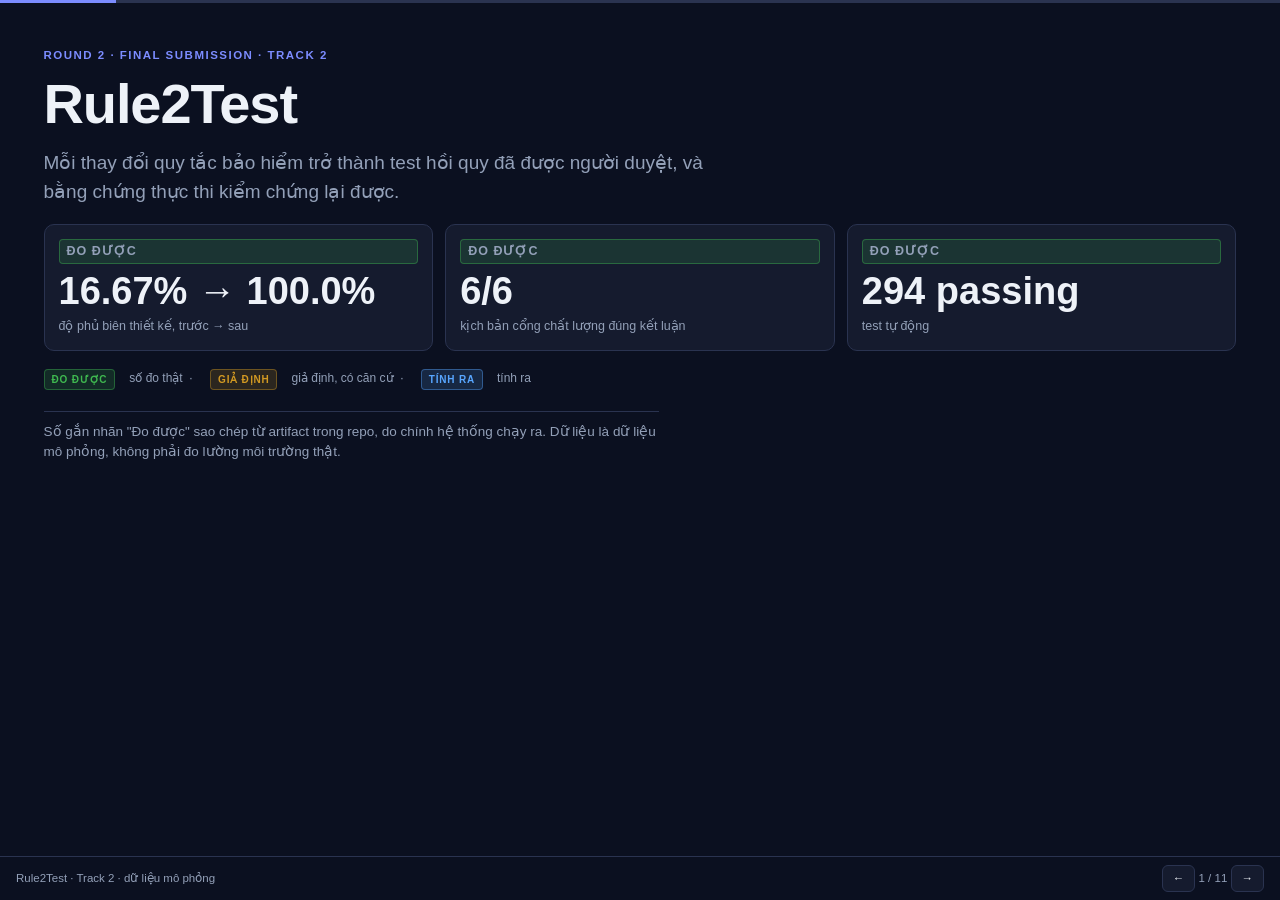
<file: rule2test/docs/slides/final-round2.html>
<!doctype html><html lang="vi"><head><meta charset="utf-8"><meta name="viewport" content="width=device-width,initial-scale=1"><title>Rule2Test — Round 2 Final Submission (Track 2)</title><style>
:root{--bg:#0b1020;--panel:#151b2e;--fg:#eef2f8;--muted:#93a0b8;--line:#2a3350;
      --measured:#3fb950;--assumed:#d29922;--derived:#58a6ff;--accent:#7c8cff}
*{box-sizing:border-box}
html,body{margin:0;height:100%;background:var(--bg);color:var(--fg);
  font:16px/1.5 -apple-system,Segoe UI,Roboto,Helvetica,Arial,sans-serif}
#deck{height:100%;display:flex;flex-direction:column}
#bar{height:3px;background:var(--line);flex:none}#bar i{display:block;height:100%;background:var(--accent);transition:width .2s}
section{flex:1;display:none;padding:clamp(18px,3.4vw,48px);overflow:auto}
section.on{display:block}
.kicker{color:var(--accent);letter-spacing:.13em;text-transform:uppercase;font-size:11.5px;
  font-weight:700;margin:0 0 10px}
h1{font-size:clamp(30px,5vw,56px);line-height:1.06;margin:0 0 16px;letter-spacing:-.02em}
h2{font-size:clamp(22px,3.2vw,38px);line-height:1.13;margin:0 0 16px;letter-spacing:-.01em}
h3{font-size:clamp(15px,1.7vw,19px);margin:20px 0 8px}
p{font-size:clamp(14px,1.55vw,19px);max-width:66ch;margin:0 0 12px}
.lead{color:var(--muted)}
ul{font-size:clamp(14px,1.55vw,19px);max-width:70ch;padding-left:20px;margin:0}li{margin:8px 0}
.grid{display:grid;gap:12px;grid-template-columns:repeat(auto-fit,minmax(190px,1fr));margin:18px 0}
.stat{background:var(--panel);border:1px solid var(--line);border-radius:10px;padding:14px}
.stat b{display:block;font-size:clamp(22px,3.1vw,38px);line-height:1.08;margin-bottom:5px}
.stat span{color:var(--muted);font-size:12.5px;display:block}
.tag{display:inline-block;font-size:10px;font-weight:700;letter-spacing:.08em;padding:2px 7px;
     border-radius:4px;margin-bottom:7px;text-transform:uppercase}
.t-measured{background:rgba(63,185,80,.16);color:var(--measured);border:1px solid rgba(63,185,80,.4)}
.t-assumed{background:rgba(210,153,34,.16);color:var(--assumed);border:1px solid rgba(210,153,34,.4)}
.t-derived{background:rgba(88,166,255,.16);color:var(--derived);border:1px solid rgba(88,166,255,.4)}
table{border-collapse:collapse;width:100%;font-size:clamp(12.5px,1.35vw,16.5px);margin:8px 0}
th,td{border-bottom:1px solid var(--line);padding:7px 9px;text-align:left;vertical-align:top}
th{color:var(--muted);font-weight:600;font-size:12px;text-transform:uppercase;letter-spacing:.05em}
td.num{text-align:right;font-variant-numeric:tabular-nums;white-space:nowrap}
.formula{background:var(--panel);border-left:3px solid var(--derived);border-radius:0 8px 8px 0;
  padding:11px 15px;margin:12px 0;font-size:clamp(13px,1.4vw,17px);max-width:74ch}
.note{color:var(--muted);font-size:clamp(11.5px,1.2vw,13.5px);margin-top:14px;border-top:1px solid var(--line);
  padding-top:10px;max-width:82ch}
.two{display:grid;gap:16px;grid-template-columns:repeat(auto-fit,minmax(290px,1fr))}
.card{background:var(--panel);border:1px solid var(--line);border-radius:10px;padding:14px}
.card h4{margin:0 0 8px;font-size:15px}
.legend{display:flex;gap:14px;flex-wrap:wrap;font-size:12px;color:var(--muted);margin:10px 0 0}
footer{flex:none;display:flex;justify-content:space-between;align-items:center;gap:12px;
  padding:8px 16px;border-top:1px solid var(--line);color:var(--muted);font-size:11.5px}
footer button{font:inherit;background:var(--panel);color:var(--fg);border:1px solid var(--line);
  border-radius:6px;padding:4px 10px;cursor:pointer}
footer button:hover{border-color:var(--accent)}
/* Print and PDF export: one 16:9 page per slide, 338mm x 190mm (13.33in x 7.5in). */
@page{size:338mm 190mm;margin:0}
@media print{
  html,body{height:auto;background:var(--bg)}
  #deck{display:block;height:auto}
  #bar,footer{display:none}
  section{display:block!important;width:338mm;height:190mm;overflow:hidden;
          padding:12mm 15mm;break-after:page;page-break-after:always;
          background:var(--bg);-webkit-print-color-adjust:exact;print-color-adjust:exact}
  section:last-child{break-after:auto;page-break-after:auto}
  .note{margin-top:12px;padding-top:9px}
}
</style></head><body><div id="deck"><div id="bar"><i id="fill"></i></div><section><p class="kicker">Round 2 · Final submission · Track 2</p>
<h1>Rule2Test</h1>
<p class="lead">Mỗi thay đổi quy tắc bảo hiểm trở thành test hồi quy đã được người duyệt,
và bằng chứng thực thi kiểm chứng lại được.</p>
<div class="grid"><div class="stat"><span class="tag t-measured">Đo được</span><b>16.67% → 100.0%</b><span>độ phủ biên thiết kế, trước → sau</span></div>
<div class="stat"><span class="tag t-measured">Đo được</span><b>6/6</b><span>kịch bản cổng chất lượng đúng kết luận</span></div>
<div class="stat"><span class="tag t-measured">Đo được</span><b>294 passing</b><span>test tự động</span></div></div>
<div class="legend"><span class="tag t-measured">Đo được</span> số đo thật &nbsp;·&nbsp; <span class="tag t-assumed">Giả định</span> giả định, có căn cứ &nbsp;·&nbsp; <span class="tag t-derived">Tính ra</span> tính ra</div>
<p class="note">Số gắn nhãn "Đo được" sao chép từ artifact trong repo, do chính hệ thống chạy ra.
Dữ liệu là dữ liệu mô phỏng, không phải đo lường môi trường thật.</p></section><section><p class="kicker">1 · Problem &amp; Context</p>
<h2>Một quy tắc thay đổi. Không ai chứng minh được nó làm hỏng gì.</h2>
<p>Công ty bảo hiểm sửa điều kiện tham gia: <strong>tuổi tối đa từ 60 lên 65</strong>.</p>
<ul>
<li>Bộ test cũ <strong>vẫn xanh</strong> — chưa ai viết test cho vùng biên vừa dịch (61–65).</li>
<li>Không ai trả lời được thay đổi này <strong>làm mất hiệu lực test nào</strong>, và <strong>ai</strong> đã duyệt test mới.</li>
<li>Kết quả test <strong>không truy ngược</strong> được về điều khoản đã sinh ra nó.</li>
<li>Người duyệt phải tin bản tóm tắt của AI cho tài liệu họ <strong>không kiểm lại được từng dòng</strong>.</li>
</ul>
<p class="lead" style="margin-top:16px">Vấn đề không phải sinh test tự động.
Vấn đề là <strong>truy vết</strong> và <strong>thẩm quyền phê duyệt</strong>.</p></section><section><p class="kicker">2 · Solution Overview</p>
<h2>Năm chặng, một chuỗi truy vết liên tục</h2>
<table><tr><th>Chặng</th><th>Việc xảy ra</th><th>Ai quyết định</th></tr>
<tr><td>Tiếp nhận</td><td>Hai phiên bản quy tắc; lưu nguyên bytes gốc kèm mã băm</td><td>Máy</td></tr>
<tr><td>Phân tích</td><td>Delta quy tắc, ảnh hưởng, tìm lỗ hổng, sinh test đề xuất</td><td>Máy</td></tr>
<tr><td><strong>Duyệt</strong></td><td>Phê duyệt tường minh từng test, gắn với revision</td><td><strong>Con người</strong></td></tr>
<tr><td>Thực thi</td><td>Chỉ chạy test đã duyệt, đối chiếu hệ thống độc lập</td><td>Máy</td></tr>
<tr><td>Chứng minh</td><td>Gói bằng chứng + cổng chất lượng GO / NO-GO</td><td>Máy</td></tr></table>
<p class="note">Mỗi chặng gắn một số revision. Gửi revision cũ thì hệ thống từ chối chứ không ghi đè âm thầm.
Mở lại phiên duyệt sẽ xoá phê duyệt cũ và làm mất hiệu lực kết luận GO trước đó.</p></section><section><p class="kicker">2 · AI Approach</p>
<h2>AI đề xuất. Engine quyết định. Con người phê duyệt.</h2>
<div class="two">
<div class="card"><h4>AI được làm</h4><ul>
<li>Đọc tài liệu văn xuôi, rút ra quy tắc có cấu trúc</li>
<li>Đề xuất <em>đầu vào</em> test từ kho đã duyệt</li></ul></div>
<div class="card"><h4>AI không bao giờ được làm</h4><ul>
<li>Tính kết quả <strong>mong đợi</strong> — oracle kiểu tĩnh làm</li>
<li>Quyết định PASS / FAIL</li>
<li>Tự phê duyệt đề xuất của chính nó</li></ul></div></div>
<h3>Bốn rào chắn kỹ thuật</h3>
<ul>
<li><strong>Trích dẫn đúng nguyên văn.</strong> Quy tắc AI rút ra phải kèm đúng dòng gốc; sai một ký tự là bị loại.</li>
<li><strong>Không tự thử lại, không âm thầm quay về mock.</strong> Lỗi provider phân loại thành 11 loại kèm hướng khắc phục.</li>
<li><strong>Ghim mã digest của model.</strong> Sai model là dừng ngay lúc khởi động.</li>
<li><strong>Hệ thống được test không nhận kết quả mong đợi hay bản quy tắc.</strong></li>
</ul></section><section><p class="kicker">3 · Business Case · Track 2</p>
<h2>Bảy giả định của mô hình ROI</h2>
<p>Dự án <strong>chưa đo</strong> thời gian tiết kiệm thực tế, nên không con số ROI nào ở đây được trình bày
như số đo. Thay vào đó là mô hình công khai, phạm vi một team QA bảo hiểm 8 người.</p>
<table><tr><th>Đầu vào</th><th>Giá trị</th><th>Căn cứ</th></tr><tr><td>Quy mô team</td><td class='num'>8 người</td><td>Đơn vị nhỏ nhất có thể kiểm chứng.</td></tr><tr><td>Số lần đổi quy tắc</td><td class='num'>36 lần/năm</td><td>≈3 lần/tháng: tham số sản phẩm, quy định pháp lý, quy tắc chiến dịch.</td></tr><tr><td>Công sức hiện tại</td><td class='num'>16 giờ/lần</td><td>2 người-ngày: đọc tài liệu ~5h, rà test và thiết kế case ~7h, hồ sơ truy vết ~4h.</td></tr><tr><td>Công sức khi có công cụ</td><td class='num'>6 giờ/lần</td><td>Phần còn lại là DUYỆT — không tự động hoá, không tính là tiết kiệm.</td></tr><tr><td>Quy tắc DSL diễn đạt được</td><td class='num'>0,50 tỷ lệ</td><td>Quy tắc ngoài phạm vi bị TỪ CHỐI chứ không đoán, nên chỉ tính một nửa.</td></tr><tr><td>Chi phí đầy đủ một giờ QA</td><td class='num'>300.000 VND/giờ</td><td>≈45 triệu/tháng ÷ ~147 giờ làm việc.</td></tr><tr><td>Giờ làm việc hữu ích</td><td class='num'>1.760 giờ/người/năm</td><td>220 ngày × 8 giờ.</td></tr></table>
<p class="note">Hệ số phủ DSL là giả định thận trọng nhất: hệ thống <strong>từ chối</strong> quy tắc nó không
diễn đạt được thay vì đoán, nên chỉ một nửa số lần đổi quy tắc được tính vào ROI.</p></section><section><p class="kicker">3 · Business Case · Track 2</p>
<h2>Giờ tiết kiệm và giá trị quy đổi</h2>
<div class="formula">
Giờ tiết kiệm/năm = số lần đổi × hệ số phủ DSL × (giờ thủ công − giờ có công cụ)<br>
= 36 × 0,50 × (16 − 6) = <strong>180 giờ/năm</strong>
</div>
<div class="grid">
<div class="stat"><span class="tag t-derived">Tính ra</span><b>180 giờ</b><span>tiết kiệm mỗi năm, một team 8 người</span></div>
<div class="stat"><span class="tag t-derived">Tính ra</span><b>31,2%</b><span>tăng năng suất trên việc hồi quy do đổi quy tắc</span></div>
<div class="stat"><span class="tag t-derived">Tính ra</span><b>1,28%</b><span>trên tổng năng lực cả team — mẫu số rộng hơn</span></div>
<div class="stat"><span class="tag t-derived">Tính ra</span><b>54 triệu VND</b><span>giá trị quy đổi mỗi năm</span></div>
</div>
<p>Nêu <strong>hai</strong> tỷ lệ năng suất vì công cụ chỉ tác động vào phần việc hồi quy do đổi quy tắc
(576 giờ/năm), không phải toàn bộ công việc của team (14.080 giờ/năm).</p>
<p class="note">Thời gian <strong>phê duyệt của con người không được tính là tiết kiệm</strong> — đó là thẩm quyền,
không phải chi phí cần cắt.</p></section><section><p class="kicker">3 · Business Case · Track 2</p>
<h2>Độ nhạy và khả năng nhân rộng</h2>
<div class="two">
<div><h3 style="margin-top:0">Nếu giả định đổi</h3>
<table><tr><th>Kịch bản</th><th>Phủ DSL</th><th>Lần/năm</th><th>Giờ/năm</th><th>VND/năm</th></tr>
<tr><td>Hiện tại</td><td class='num'>50%</td><td class='num'>36</td><td class='num'>180</td><td class='num'>54 triệu</td></tr><tr><td>Mở rộng DSL</td><td class='num'>80%</td><td class='num'>36</td><td class='num'>288</td><td class='num'>86 triệu</td></tr><tr><td>Đổi quy tắc nhiều hơn</td><td class='num'>50%</td><td class='num'>60</td><td class='num'>300</td><td class='num'>90 triệu</td></tr><tr><td>Cả hai</td><td class='num'>80%</td><td class='num'>60</td><td class='num'>480</td><td class='num'>144 triệu</td></tr></table></div>
<div><h3 style="margin-top:0">Nếu nhân rộng</h3>
<table><tr><th>Phạm vi</th><th>Số QA</th><th>Giờ/năm</th><th>VND/năm</th></tr><tr><td>1 team QA</td><td class='num'>8</td><td class='num'>180</td><td class='num'>54 triệu</td></tr><tr><td>1 Business Unit</td><td class='num'>40</td><td class='num'>900</td><td class='num'>270 triệu</td></tr><tr><td>Nhiều BU</td><td class='num'>160</td><td class='num'>3.600</td><td class='num'>1.080 triệu</td></tr></table></div>
</div>
<h3>Vì sao tái sử dụng được</h3>
<ul>
<li><strong>Engine không gắn nghiệp vụ cụ thể.</strong> Quy tắc là <em>dữ liệu</em>, không phải mã nguồn.</li>
<li><strong>Kho tri thức dùng chung.</strong> Test đã duyệt tái sử dụng được; kết quả mong đợi luôn <em>tính lại</em>.</li>
<li><strong>Không phụ thuộc hạ tầng.</strong> Triển khai cho đơn vị mới là chép một file.</li>
</ul>
<p class="note">Bảng nhân rộng là phép nhân tuyến tính, chưa trừ chi phí triển khai và đào tạo.</p></section><section><p class="kicker">4 · Differentiation / Innovation</p>
<h2>Khác gì so với các cách làm hiện có</h2>
<table><tr><th>Cách tiếp cận</th><th>Ai tính kết quả mong đợi</th><th>Truy vết về điều khoản</th><th>Chặn phát hành</th></tr>
<tr><td>Viết test thủ công</td><td>Người</td><td>Không</td><td>Không</td></tr>
<tr><td>Hỏi LLM sinh test</td><td><strong>AI</strong> — không kiểm chứng được</td><td>Không</td><td>Không</td></tr>
<tr><td>Sinh test theo mô hình</td><td>Máy</td><td>Không gắn tài liệu</td><td>Không</td></tr>
<tr><td><strong>Rule2Test</strong></td><td><strong>Oracle kiểu tĩnh</strong></td><td><strong>Trích dẫn đúng dòng + băm</strong></td><td><strong>Cổng GO/NO-GO</strong></td></tr></table>
<h3>Ba điểm mới</h3>
<ul>
<li><strong>Trích dẫn nguyên văn là điều kiện bắt buộc.</strong> AI không chỉ được dòng gốc thì output bị loại.</li>
<li><strong>Hai bên tính độc lập.</strong> Oracle tính mong đợi, hệ thống riêng tính thực tế, không chia sẻ mã.</li>
<li><strong>Bằng chứng gắn revision.</strong> Sửa test là phê duyệt hết hiệu lực; mở lại phiên duyệt là GO mất hiệu lực.</li>
</ul></section><section><p class="kicker">4 · Differentiation / Innovation</p>
<h2>Bằng chứng cho từng khẳng định</h2>
<table><tr><th>Khẳng định</th><th>Kiểm chứng bằng</th><th>Số đo</th></tr>
<tr><td>Bắt được lỗi lệch ngưỡng</td><td>Bơm lỗi biên, chạy thật</td><td class="num">13/14 pass → NO-GO</td></tr>
<tr><td>Tìm ra vùng biên chưa phủ</td><td>Độ phủ trước và sau khi sinh test</td><td class="num">16.67% → 100.0%</td></tr>
<tr><td>Bộ test đủ mạnh</td><td>Mutation — cố tình làm sai quy tắc</td><td class="num">100.0%</td></tr>
<tr><td>Cổng chất lượng đúng hợp đồng</td><td>6 kịch bản, gồm cả ca phải NO-GO</td><td class="num">6/6</td></tr>
<tr><td>AI không tự duyệt</td><td>Test tự động khẳng định</td><td class="num">có test</td></tr>
<tr><td>Không tự thử lại khi lỗi</td><td>Provider giả lập đếm số lần gọi</td><td class="num">gọi đúng 1 lần</td></tr>
<tr><td>Log không rò dữ liệu</td><td>Danh sách trường cho phép + test</td><td class="num">có test</td></tr></table>
<p class="note">Tất cả nằm trong 294 passing test tự động, chạy lại bằng một lệnh.
Trích xuất bằng model thật hiện đạt 4/10; số của AI giả lập (5/10) chỉ là phát lại fixture
và không dùng để chứng minh năng lực AI.</p></section><section><p class="kicker">5 · Feasibility &amp; Next Steps</p>
<h2>Đã sẵn sàng tới đâu</h2>
<div class="two">
<div class="card"><h4>Đã có, chạy được</h4><ul>
<li>Nguyên mẫu đóng gói một file .exe, không cần cài gì</li>
<li>294 passing test tự động, chạy ổn định</li>
<li>Log có cấu trúc, trace, metrics, phân loại lỗi provider</li>
<li>Bộ tài liệu và dữ liệu demo mang đi được</li></ul></div>
<div class="card"><h4>Chưa có — nói thẳng</h4><ul>
<li>Chưa xác thực, chưa phân quyền; tên người duyệt tự khai</li>
<li>Chưa có nhãn chuyên gia cho bộ đánh giá AI</li>
<li>DSL còn nhỏ: 2 trường, 8 toán tử</li>
<li>Băm là kiểm tra toàn vẹn, chưa phải chữ ký số</li></ul></div></div>
<p class="note">GO là đánh giá hồi quy cục bộ cho một revision, không phải giấy phép phát hành.
Độ phủ không phải tỷ lệ pass.</p></section><section><p class="kicker">5 · Feasibility &amp; Next Steps</p>
<h2>Bốn bước tiếp theo</h2>
<table><tr><th>Bước</th><th>Mục tiêu</th><th>Kết quả đo được</th></tr>
<tr><td>1</td><td>Bộ đánh giá lớn, có nhãn chuyên gia, tách tập kiểm định giữ riêng</td>
<td>Thay "4/10 trên 10 case tự soạn" bằng con số trên hàng trăm case có nhãn</td></tr>
<tr><td>2</td><td>Nối hệ thống thật qua adapter HTTP sẵn có; chạy trong CI</td>
<td>Số lần chặn được thay đổi rủi ro trước khi vào môi trường thật</td></tr>
<tr><td>3</td><td>Xác thực, phân quyền, bằng chứng ký số, lưu trữ chỉ-ghi-thêm</td>
<td>Bằng chứng đủ điều kiện dùng cho kiểm toán</td></tr>
<tr><td>4</td><td>Mở rộng DSL</td>
<td>Phủ DSL 50% → 80%: ROI một team từ 54 triệu lên 86 triệu VND/năm</td></tr>
</table>
<p>Bước 4 có đòn bẩy ROI cao nhất, và bảng độ nhạy đã lượng hoá đúng mức đòn bẩy đó.</p>
<p class="note">Rào cản lớn nhất để triển khai thật không phải kỹ thuật lõi, mà là dữ liệu có nhãn chuyên gia
và việc nối vào hệ thống thật — cả hai nằm ở bước 1 và 2.</p></section><footer><span>Rule2Test · Track 2 · dữ liệu mô phỏng</span><span><button id="prev">&larr;</button> <span id="count"></span> <button id="next">&rarr;</button></span></footer></div><script>
const slides=[...document.querySelectorAll("section")];
let i=Math.min(Math.max(parseInt(location.hash.slice(1))-1||0,0),slides.length-1);
function show(){
  slides.forEach((s,n)=>s.classList.toggle("on",n===i));
  document.getElementById("count").textContent=(i+1)+" / "+slides.length;
  document.getElementById("fill").style.width=((i+1)/slides.length*100)+"%";
  history.replaceState(null,"","#"+(i+1));slides[i].scrollTop=0;
}
function go(d){i=Math.min(Math.max(i+d,0),slides.length-1);show();}
document.getElementById("prev").onclick=()=>go(-1);
document.getElementById("next").onclick=()=>go(1);
addEventListener("keydown",e=>{
  if(["ArrowRight","PageDown"," "].includes(e.key)){e.preventDefault();go(1);}
  if(["ArrowLeft","PageUp"].includes(e.key)){e.preventDefault();go(-1);}
  if(e.key==="Home"){i=0;show();}
  if(e.key==="End"){i=slides.length-1;show();}
});
addEventListener("hashchange",()=>{const t=parseInt(location.hash.slice(1));
  if(t>=1&&t<=slides.length&&t-1!==i){i=t-1;show();}});
show();
</script></body></html>
</file>
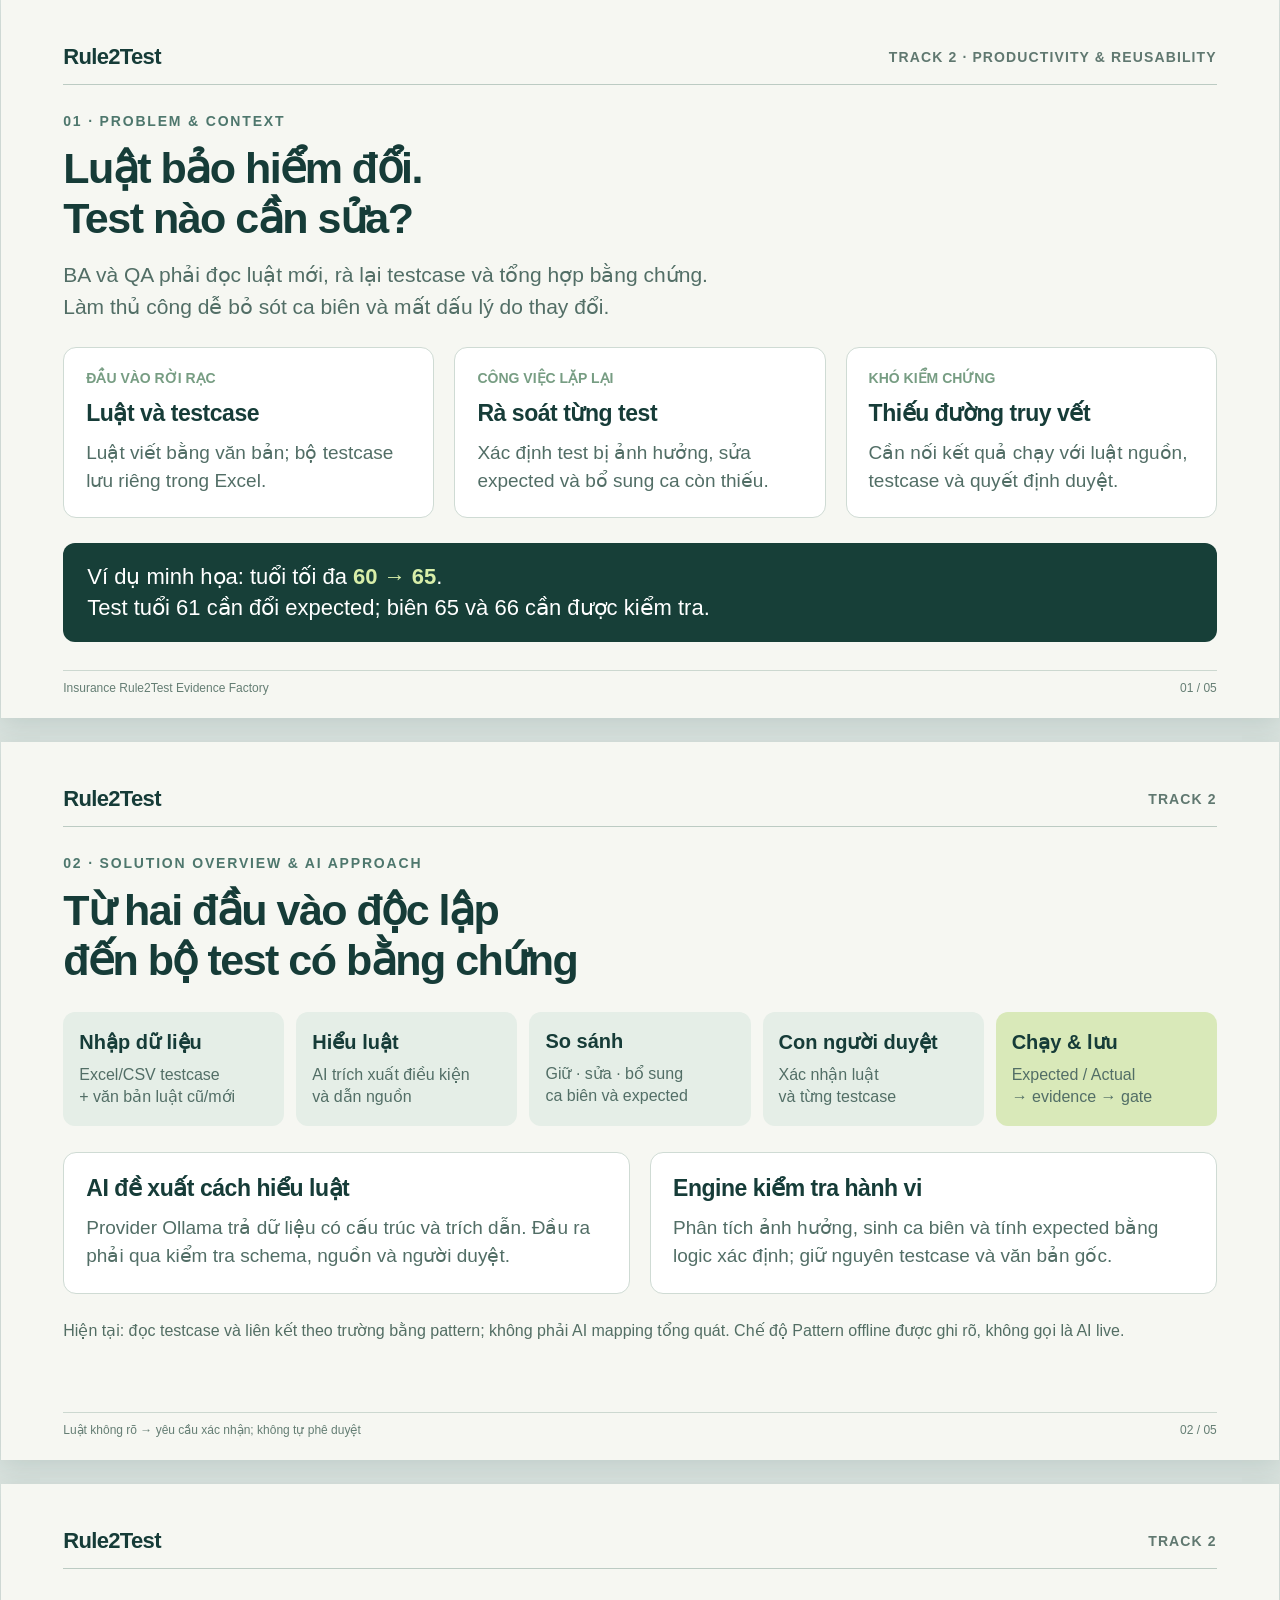
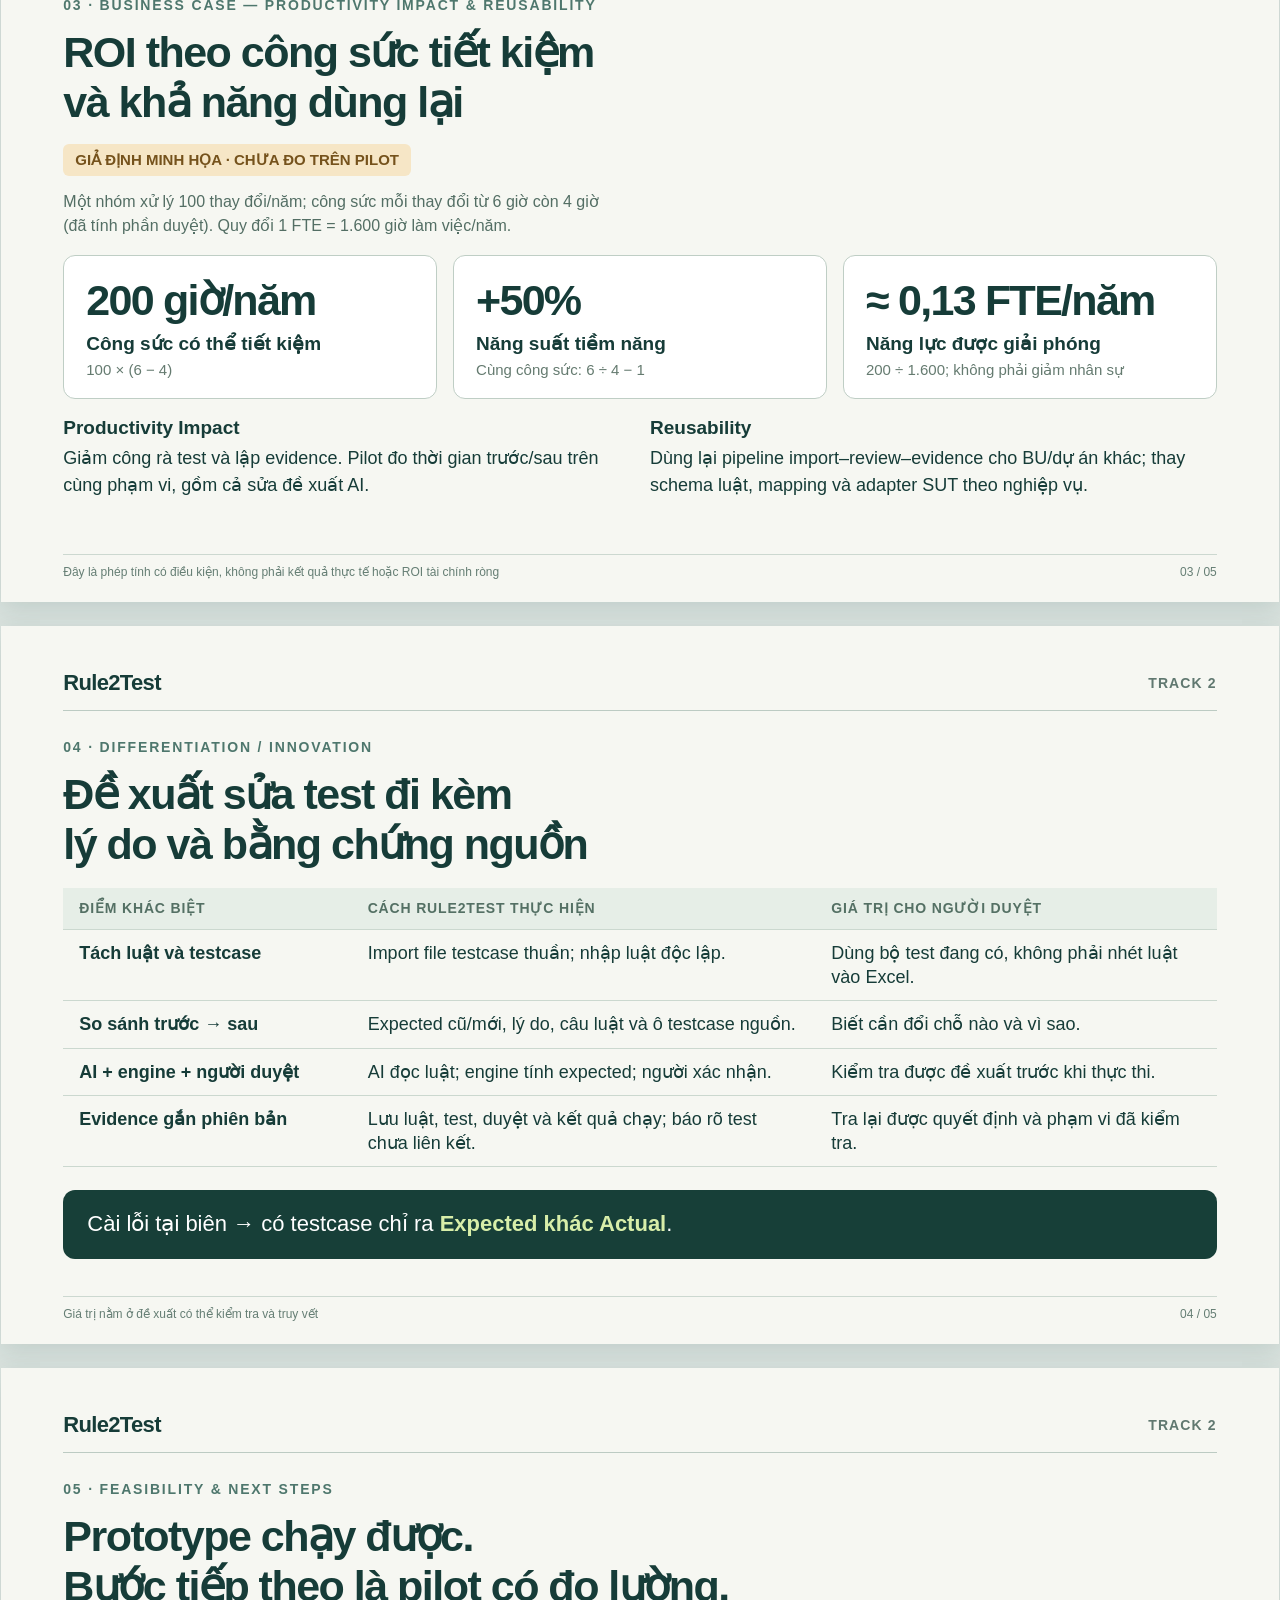
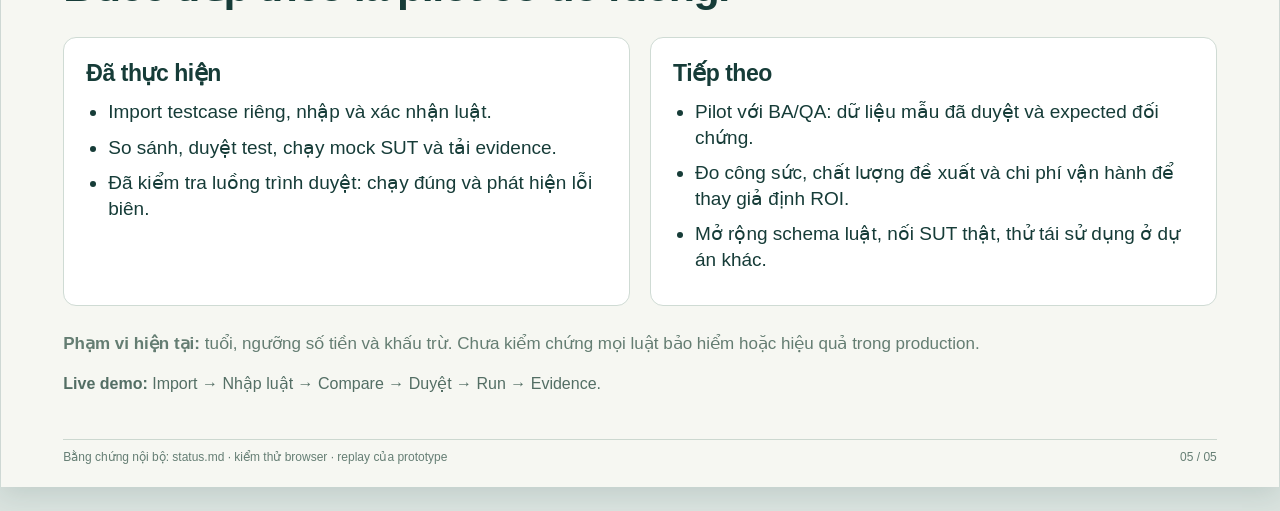
<file: rule2test/docs/slides/rule2test.html>
<!doctype html>
<html lang="vi"><head><meta charset="utf-8"><title>Rule2Test | Track 2</title>
<style>
@page{size:338mm 190mm;margin:0}
*{box-sizing:border-box}body{margin:0;background:#dae3df;color:#163c38;font-family:'Segoe UI',Arial,sans-serif;-webkit-print-color-adjust:exact;print-color-adjust:exact}
section{width:338mm;height:190mm;padding:44px 62px 45px;background:#f6f7f2;position:relative;overflow:hidden;break-after:page;page-break-after:always;margin:0 auto}
section:last-child{break-after:auto;page-break-after:auto}
.top{display:flex;justify-content:space-between;align-items:center;border-bottom:1px solid #bccbc3;padding-bottom:14px;margin-bottom:26px;font-size:14px;font-weight:600;letter-spacing:.08em}.brand{font-size:22px;letter-spacing:-.03em}.track{color:#607870}
.label{font-size:14px;font-weight:700;letter-spacing:.13em;text-transform:uppercase;color:#4e776d;margin:0 0 12px}
h1,h2{font-size:43px;line-height:1.16;letter-spacing:-.035em;margin:0 0 16px;font-weight:650;max-width:1050px}
p{font-size:21px;line-height:1.48;margin:0 0 16px}.sub{color:#526e66;max-width:1020px;font-size:21px}
.grid{display:grid;gap:20px;grid-template-columns:repeat(3,1fr);margin:25px 0}.two{grid-template-columns:1fr 1fr}.card{background:#fff;border:1px solid #cfdbd4;border-radius:13px;padding:22px}.card h3{font-size:23px;margin:0 0 12px;letter-spacing:-.02em}.card p{font-size:19px;color:#526e66;margin:0}.num{color:#779d83;font-size:14px;font-weight:700;display:block;margin-bottom:14px}
.band{padding:19px 24px;background:#173f38;color:#fff;border-radius:12px;margin-top:23px;font-size:22px;line-height:1.4}.band strong{color:#d8eea9}.foot{position:absolute;bottom:23px;left:62px;right:62px;display:flex;justify-content:space-between;font-size:12px;color:#657e74;border-top:1px solid #ccd8d0;padding-top:10px}
.flow{display:grid;grid-template-columns:repeat(5,1fr);gap:12px;margin:26px 0}.step{padding:18px 16px;border-radius:12px;background:#e5eee7;min-height:110px}.step b{display:block;font-size:20px;margin-bottom:10px}.step span{font-size:16px;line-height:1.4;color:#526e66}.step:last-child{background:#d9e9b9}
.small{font-size:16px;line-height:1.5;color:#536e64}.chip{display:inline-block;background:#f6e6c6;color:#75521c;border-radius:6px;padding:7px 12px;font-size:15px;font-weight:600;margin-bottom:14px}
.metrics{margin:17px 0;display:grid;grid-template-columns:repeat(3,1fr);gap:16px}.metric{border:1px solid #bfcec5;border-radius:12px;background:white;padding:19px 22px}.metric strong{display:block;font-size:43px;letter-spacing:-.04em;line-height:1.2}.metric b{display:block;font-size:19px;margin:6px 0}.metric span{font-size:15px;color:#657b70}
table{border-collapse:collapse;width:100%;font-size:18px;margin-top:18px}td,th{text-align:left;padding:11px 16px;border-bottom:1px solid #cbd8cf;vertical-align:top;line-height:1.35}th{font-size:14px;text-transform:uppercase;letter-spacing:.06em;background:#e6eee7;color:#547064}td:first-child{font-weight:600;width:25%}
ul{padding-left:22px;margin:0}li{font-size:19px;line-height:1.35;margin:0 0 10px}.scope{font-size:17px;color:#647d72;margin-top:18px}.reuse{display:grid;grid-template-columns:1fr 1fr;gap:20px;margin-top:18px}.reuse p{font-size:18px;margin:0}.reuse b{display:block;font-size:19px;margin-bottom:6px}
@media screen{section{margin-bottom:24px;box-shadow:0 8px 25px #163c3820}}
@media print{body{background:#f6f7f2}section{margin:0;box-shadow:none}}
</style></head><body>

<section>
<div class="top"><span class="brand">Rule2Test</span><span class="track">TRACK 2 · PRODUCTIVITY &amp; REUSABILITY</span></div>
<p class="label">01 · Problem &amp; Context</p>
<h1>Luật bảo hiểm đổi.<br>Test nào cần sửa?</h1>
<p class="sub">BA và QA phải đọc luật mới, rà lại testcase và tổng hợp bằng chứng.<br>Làm thủ công dễ bỏ sót ca biên và mất dấu lý do thay đổi.</p>
<div class="grid">
<div class="card"><span class="num">ĐẦU VÀO RỜI RẠC</span><h3>Luật và testcase</h3><p>Luật viết bằng văn bản; bộ testcase lưu riêng trong Excel.</p></div>
<div class="card"><span class="num">CÔNG VIỆC LẶP LẠI</span><h3>Rà soát từng test</h3><p>Xác định test bị ảnh hưởng, sửa expected và bổ sung ca còn thiếu.</p></div>
<div class="card"><span class="num">KHÓ KIỂM CHỨNG</span><h3>Thiếu đường truy vết</h3><p>Cần nối kết quả chạy với luật nguồn, testcase và quyết định duyệt.</p></div>
</div>
<div class="band">Ví dụ minh họa: tuổi tối đa <strong>60 → 65</strong>.<br>Test tuổi 61 cần đổi expected; biên 65 và 66 cần được kiểm tra.</div>
<div class="foot"><span>Insurance Rule2Test Evidence Factory</span><span>01 / 05</span></div>
</section>

<section>
<div class="top"><span class="brand">Rule2Test</span><span class="track">TRACK 2</span></div>
<p class="label">02 · Solution Overview &amp; AI Approach</p>
<h2>Từ hai đầu vào độc lập<br>đến bộ test có bằng chứng</h2>
<div class="flow">
<div class="step"><b>Nhập dữ liệu</b><span>Excel/CSV testcase<br>+ văn bản luật cũ/mới</span></div>
<div class="step"><b>Hiểu luật</b><span>AI trích xuất điều kiện<br>và dẫn nguồn</span></div>
<div class="step"><b>So sánh</b><span>Giữ · sửa · bổ sung<br>ca biên và expected</span></div>
<div class="step"><b>Con người duyệt</b><span>Xác nhận luật<br>và từng testcase</span></div>
<div class="step"><b>Chạy &amp; lưu</b><span>Expected / Actual<br>→ evidence → gate</span></div>
</div>
<div class="grid two">
<div class="card"><h3>AI đề xuất cách hiểu luật</h3><p>Provider Ollama trả dữ liệu có cấu trúc và trích dẫn. Đầu ra phải qua kiểm tra schema, nguồn và người duyệt.</p></div>
<div class="card"><h3>Engine kiểm tra hành vi</h3><p>Phân tích ảnh hưởng, sinh ca biên và tính expected bằng logic xác định; giữ nguyên testcase và văn bản gốc.</p></div>
</div>
<p class="small">Hiện tại: đọc testcase và liên kết theo trường bằng pattern; không phải AI mapping tổng quát. Chế độ Pattern offline được ghi rõ, không gọi là AI live.</p>
<div class="foot"><span>Luật không rõ → yêu cầu xác nhận; không tự phê duyệt</span><span>02 / 05</span></div>
</section>

<section>
<div class="top"><span class="brand">Rule2Test</span><span class="track">TRACK 2</span></div>
<p class="label">03 · Business Case — Productivity Impact &amp; Reusability</p>
<h2>ROI theo công sức tiết kiệm<br>và khả năng dùng lại</h2>
<span class="chip">GIẢ ĐỊNH MINH HỌA · CHƯA ĐO TRÊN PILOT</span>
<p class="small">Một nhóm xử lý 100 thay đổi/năm; công sức mỗi thay đổi từ 6 giờ còn 4 giờ<br>(đã tính phần duyệt). Quy đổi 1 FTE = 1.600 giờ làm việc/năm.</p>
<div class="metrics">
<div class="metric"><strong>200 giờ/năm</strong><b>Công sức có thể tiết kiệm</b><span>100 × (6 − 4)</span></div>
<div class="metric"><strong>+50%</strong><b>Năng suất tiềm năng</b><span>Cùng công sức: 6 ÷ 4 − 1</span></div>
<div class="metric"><strong>≈ 0,13 FTE/năm</strong><b>Năng lực được giải phóng</b><span>200 ÷ 1.600; không phải giảm nhân sự</span></div>
</div>
<div class="reuse">
<div><b>Productivity Impact</b><p>Giảm công rà test và lập evidence. Pilot đo thời gian trước/sau trên cùng phạm vi, gồm cả sửa đề xuất AI.</p></div>
<div><b>Reusability</b><p>Dùng lại pipeline import–review–evidence cho BU/dự án khác; thay schema luật, mapping và adapter SUT theo nghiệp vụ.</p></div>
</div>
<div class="foot"><span>Đây là phép tính có điều kiện, không phải kết quả thực tế hoặc ROI tài chính ròng</span><span>03 / 05</span></div>
</section>

<section>
<div class="top"><span class="brand">Rule2Test</span><span class="track">TRACK 2</span></div>
<p class="label">04 · Differentiation / Innovation</p>
<h2>Đề xuất sửa test đi kèm<br>lý do và bằng chứng nguồn</h2>
<table><thead><tr><th>Điểm khác biệt</th><th>Cách Rule2Test thực hiện</th><th>Giá trị cho người duyệt</th></tr></thead><tbody>
<tr><td>Tách luật và testcase</td><td>Import file testcase thuần; nhập luật độc lập.</td><td>Dùng bộ test đang có, không phải nhét luật vào Excel.</td></tr>
<tr><td>So sánh trước → sau</td><td>Expected cũ/mới, lý do, câu luật và ô testcase nguồn.</td><td>Biết cần đổi chỗ nào và vì sao.</td></tr>
<tr><td>AI + engine + người duyệt</td><td>AI đọc luật; engine tính expected; người xác nhận.</td><td>Kiểm tra được đề xuất trước khi thực thi.</td></tr>
<tr><td>Evidence gắn phiên bản</td><td>Lưu luật, test, duyệt và kết quả chạy; báo rõ test chưa liên kết.</td><td>Tra lại được quyết định và phạm vi đã kiểm tra.</td></tr>
</tbody></table>
<div class="band">Cài lỗi tại biên → có testcase chỉ ra <strong>Expected khác Actual</strong>.</div>
<div class="foot"><span>Giá trị nằm ở đề xuất có thể kiểm tra và truy vết</span><span>04 / 05</span></div>
</section>

<section>
<div class="top"><span class="brand">Rule2Test</span><span class="track">TRACK 2</span></div>
<p class="label">05 · Feasibility &amp; Next Steps</p>
<h2>Prototype chạy được.<br>Bước tiếp theo là pilot có đo lường.</h2>
<div class="grid two">
<div class="card"><h3>Đã thực hiện</h3><ul>
<li>Import testcase riêng, nhập và xác nhận luật.</li>
<li>So sánh, duyệt test, chạy mock SUT và tải evidence.</li>
<li>Đã kiểm tra luồng trình duyệt: chạy đúng và phát hiện lỗi biên.</li>
</ul></div>
<div class="card"><h3>Tiếp theo</h3><ul>
<li>Pilot với BA/QA: dữ liệu mẫu đã duyệt và expected đối chứng.</li>
<li>Đo công sức, chất lượng đề xuất và chi phí vận hành để thay giả định ROI.</li>
<li>Mở rộng schema luật, nối SUT thật, thử tái sử dụng ở dự án khác.</li>
</ul></div>
</div>
<p class="scope"><strong>Phạm vi hiện tại:</strong> tuổi, ngưỡng số tiền và khấu trừ. Chưa kiểm chứng mọi luật bảo hiểm hoặc hiệu quả trong production.</p>
<p class="small"><strong>Live demo:</strong> Import → Nhập luật → Compare → Duyệt → Run → Evidence.</p>
<div class="foot"><span>Bằng chứng nội bộ: status.md · kiểm thử browser · replay của prototype</span><span>05 / 05</span></div>
</section>
</body></html>
</file>
